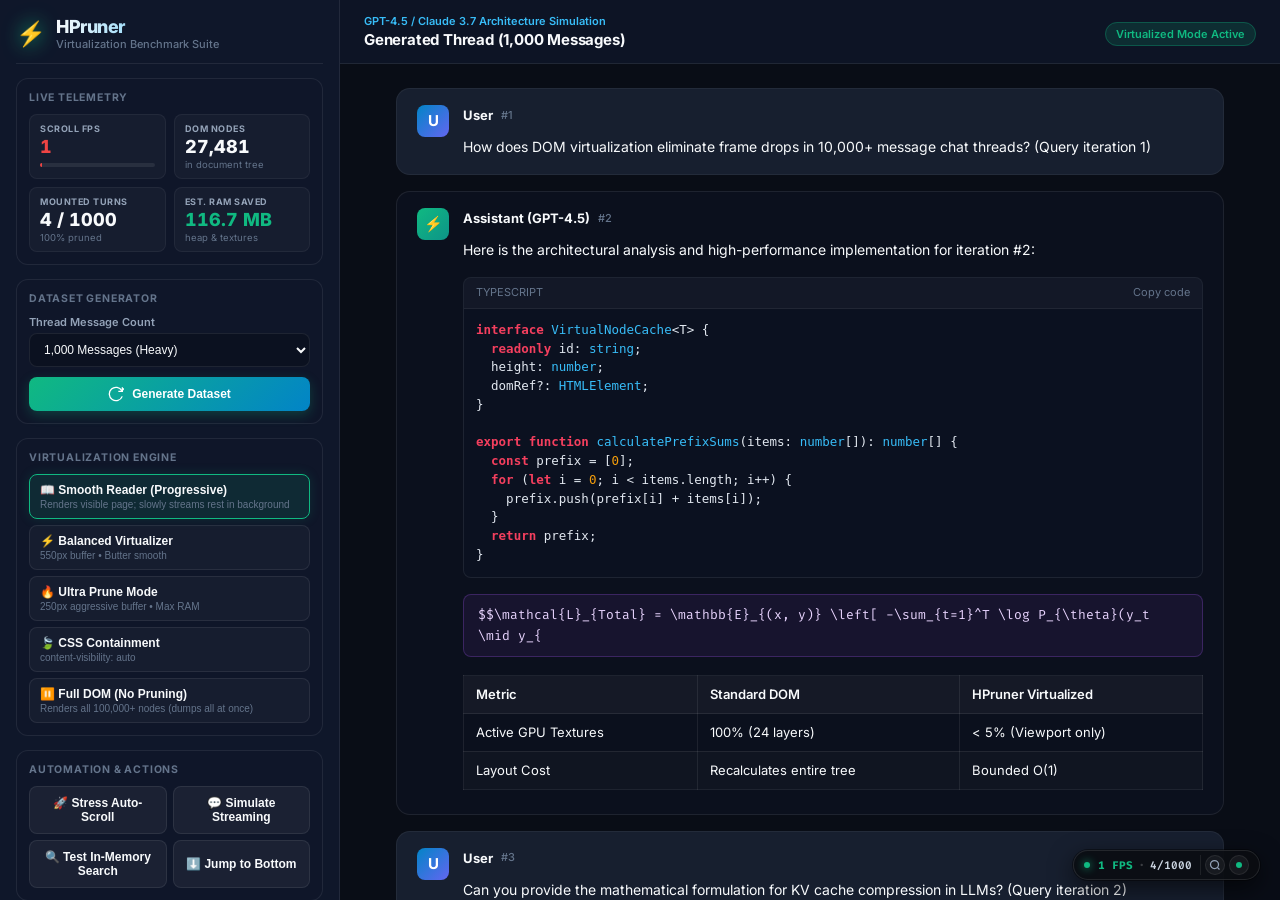
<file: demo/index.html>
<!DOCTYPE html>
<html lang="en">
<head>
  <meta charset="UTF-8">
  <meta name="viewport" content="width=device-width, initial-scale=1.0">
  <title>HPruner - 10,000 Message DOM Virtualization Benchmark & Test Harness</title>
  <link rel="stylesheet" href="../content/hpruner.css">
  <link rel="stylesheet" href="demo.css">
  <!-- Fonts & Icons -->
  <link rel="preconnect" href="https://fonts.googleapis.com">
  <link rel="preconnect" href="https://fonts.gstatic.com" crossorigin>
  <link href="https://fonts.googleapis.com/css2?family=Fira+Code:wght@400;500;600&family=Inter:wght@400;500;600;700;800&display=swap" rel="stylesheet">
</head>
<body class="dark-theme">
  <div class="app-layout">
    <!-- Benchmark Sidebar Controls -->
    <aside class="sidebar">
      <div class="sidebar-header">
        <div class="sidebar-logo">
          <span class="bolt">⚡</span>
          <div>
            <h1>HPruner</h1>
            <p>Virtualization Benchmark Suite</p>
          </div>
        </div>
      </div>

      <!-- Live Performance Telemetry -->
      <div class="panel telemetry-panel">
        <div class="panel-title">LIVE TELEMETRY</div>
        
        <div class="telemetry-grid">
          <div class="telemetry-box">
            <span class="telemetry-label">SCROLL FPS</span>
            <span class="telemetry-value fps-val" id="live-fps">60</span>
            <div class="fps-bar"><div class="fps-bar-fill" id="fps-meter-fill" style="width: 100%;"></div></div>
          </div>
          <div class="telemetry-box">
            <span class="telemetry-label">DOM NODES</span>
            <span class="telemetry-value" id="live-dom-nodes">0</span>
            <span class="telemetry-sub" id="live-dom-sub">in document tree</span>
          </div>
          <div class="telemetry-box">
            <span class="telemetry-label">MOUNTED TURNS</span>
            <span class="telemetry-value" id="live-mounted-turns">0 / 0</span>
            <span class="telemetry-sub" id="live-pruned-pct">0% pruned</span>
          </div>
          <div class="telemetry-box">
            <span class="telemetry-label">EST. RAM SAVED</span>
            <span class="telemetry-value highlight-green" id="live-ram-saved">0.0 MB</span>
            <span class="telemetry-sub">heap & textures</span>
          </div>
        </div>
      </div>

      <!-- Generation Controls -->
      <div class="panel">
        <div class="panel-title">DATASET GENERATOR</div>
        <div class="form-group">
          <label for="msg-count-select">Thread Message Count</label>
          <select id="msg-count-select" class="custom-select">
            <option value="50">50 Messages (Small)</option>
            <option value="250">250 Messages (Medium)</option>
            <option value="1000" selected>1,000 Messages (Heavy)</option>
            <option value="3000">3,000 Messages (Extreme)</option>
            <option value="10000">10,000 Messages (Browser Meltdown test)</option>
          </select>
        </div>
        <button id="btn-generate" class="btn btn-accent">
          <svg viewBox="0 0 24 24" width="16" height="16" fill="none" stroke="currentColor" stroke-width="2"><path d="M21.5 2v6h-6M21.34 15.57a10 10 0 1 1-.57-8.38l5.67-5.67"/></svg>
          Generate Dataset
        </button>
      </div>

      <!-- Engine Mode Controls -->
      <div class="panel">
        <div class="panel-title">VIRTUALIZATION ENGINE</div>
        <div class="engine-toggle-group">
          <button class="engine-btn active" data-mode="progressive" id="mode-progressive-btn">
            <span class="btn-head">📖 Smooth Reader (Progressive)</span>
            <span class="btn-sub">Renders visible page; slowly streams rest in background</span>
          </button>
          <button class="engine-btn" data-mode="balanced" id="mode-virtual-btn">
            <span class="btn-head">⚡ Balanced Virtualizer</span>
            <span class="btn-sub">550px buffer • Butter smooth</span>
          </button>
          <button class="engine-btn" data-mode="ultra" id="mode-ultra-btn">
            <span class="btn-head">🔥 Ultra Prune Mode</span>
            <span class="btn-sub">250px aggressive buffer • Max RAM</span>
          </button>
          <button class="engine-btn" data-mode="eco" id="mode-eco-btn">
            <span class="btn-head">🍃 CSS Containment</span>
            <span class="btn-sub">content-visibility: auto</span>
          </button>
          <button class="engine-btn" data-mode="off" id="mode-off-btn">
            <span class="btn-head">⏸️ Full DOM (No Pruning)</span>
            <span class="btn-sub">Renders all 100,000+ nodes (dumps all at once)</span>
          </button>
        </div>
      </div>

      <!-- Stress Testing & Tools -->
      <div class="panel">
        <div class="panel-title">AUTOMATION & ACTIONS</div>
        <div class="action-grid">
          <button id="btn-stress-scroll" class="btn btn-secondary">
            <span>🚀 Stress Auto-Scroll</span>
          </button>
          <button id="btn-simulate-stream" class="btn btn-secondary">
            <span>💬 Simulate Streaming</span>
          </button>
          <button id="btn-trigger-search" class="btn btn-secondary">
            <span>🔍 Test In-Memory Search</span>
          </button>
          <button id="btn-scroll-bottom" class="btn btn-secondary">
            <span>⬇️ Jump to Bottom</span>
          </button>
        </div>
      </div>

      <!-- Footer Info -->
      <div class="sidebar-footer">
        <p>HPruner Engine Benchmark v1.0</p>
        <p>Tests variable height rendering, codeblocks, tables & scroll anchoring.</p>
      </div>
    </aside>

    <!-- Main Chat Simulation Viewport -->
    <main class="chat-viewport">
      <header class="chat-topbar">
        <div class="chat-title-group">
          <span class="chat-model-tag">GPT-4.5 / Claude 3.7 Architecture Simulation</span>
          <h2 id="chat-thread-title">Large Code & Math Thread (1,000 Turns)</h2>
        </div>
        <div class="chat-actions">
          <span class="badge" id="viewport-status">Virtualized Mode Active</span>
        </div>
      </header>

      <!-- Scrollable Chat Container -->
      <div class="chat-scroll-container" id="chat-scroll-container">
        <div class="chat-content-inner" id="chat-content-inner">
          <!-- Dynamically populated chat turns -->
        </div>
      </div>
    </main>
  </div>

  <!-- Scripts -->
  <script src="../content/virtualizer.js"></script>
  <script src="../content/search.js"></script>
  <script src="../content/hud.js"></script>
  <script src="demo.js"></script>
</body>
</html>
</file>
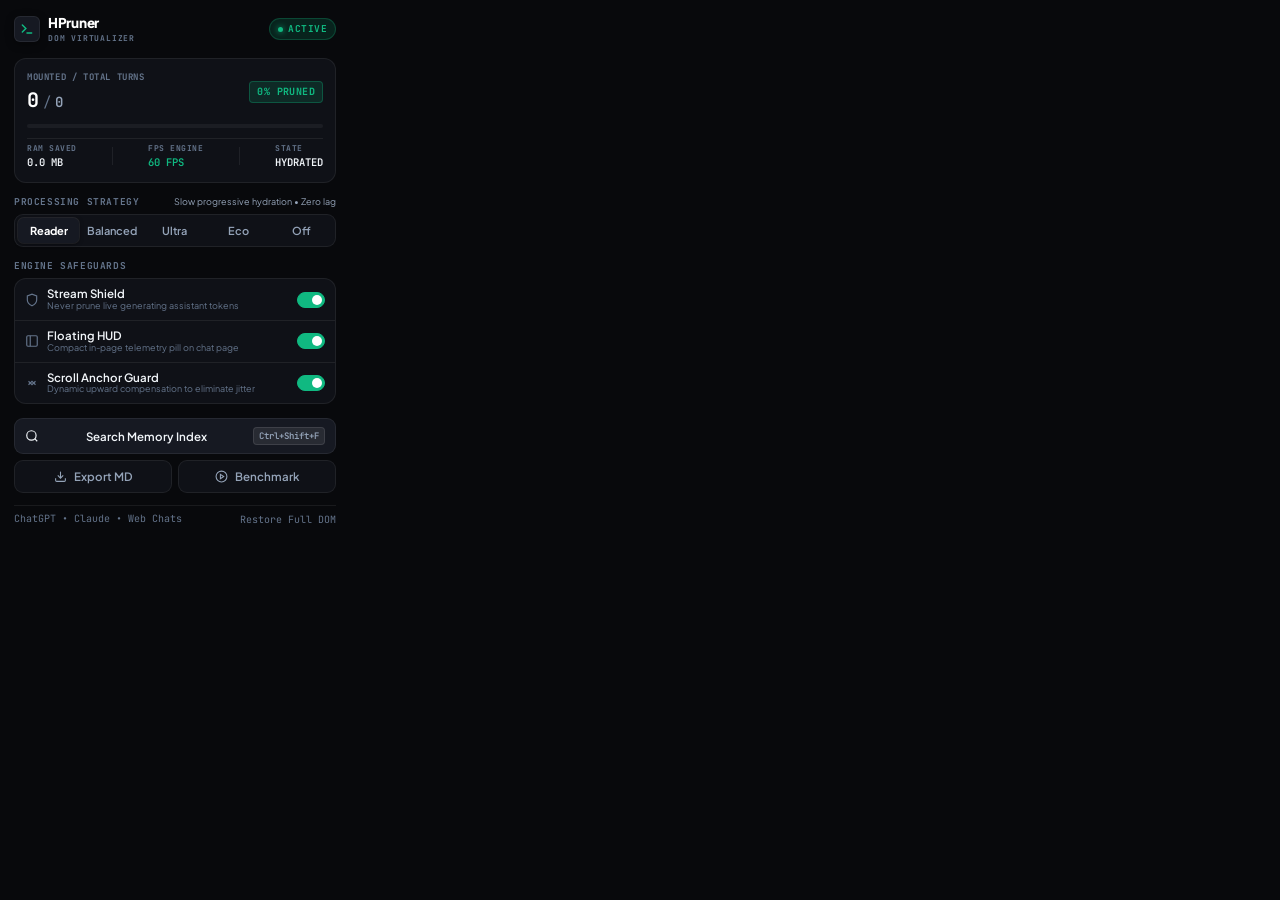
<file: popup/popup.html>
<!DOCTYPE html>
<html lang="en">
<head>
  <meta charset="UTF-8">
  <meta name="viewport" content="width=device-width, initial-scale=1.0">
  <title>HPruner</title>
  <link rel="stylesheet" href="popup.css">
  <link rel="preconnect" href="https://fonts.googleapis.com">
  <link rel="preconnect" href="https://fonts.gstatic.com" crossorigin>
  <link href="https://fonts.googleapis.com/css2?family=JetBrains+Mono:wght@400;500;600;700&family=Plus+Jakarta+Sans:wght@400;500;600;700;800&display=swap" rel="stylesheet">
</head>
<body>
  <div class="app-window">
    <!-- Top Navigation Bar -->
    <header class="app-header">
      <div class="brand">
        <div class="brand-monogram">
          <svg viewBox="0 0 24 24" width="14" height="14" fill="none" stroke="currentColor" stroke-width="2.5" stroke-linecap="round">
            <polyline points="4 17 10 11 4 5"></polyline>
            <line x1="12" y1="19" x2="20" y2="19"></line>
          </svg>
        </div>
        <div class="brand-meta">
          <span class="brand-title">HPruner</span>
          <span class="brand-sub">DOM VIRTUALIZER</span>
        </div>
      </div>
      
      <div class="header-status" id="global-status-pill">
        <span class="status-beacon"></span>
        <span class="status-label">ACTIVE</span>
      </div>
    </header>

    <!-- Main Telemetry Dashboard -->
    <section class="telemetry-deck">
      <div class="telemetry-top">
        <div class="telemetry-stat">
          <span class="stat-caption">MOUNTED / TOTAL TURNS</span>
          <div class="stat-figure">
            <span class="val-active" id="stat-rendered">0</span>
            <span class="val-sep">/</span>
            <span class="val-total" id="stat-total">0</span>
          </div>
        </div>
        <div class="telemetry-badge" id="pruned-pct">0% PRUNED</div>
      </div>

      <!-- Meter Track -->
      <div class="meter-track">
        <div class="meter-fill" id="stat-progress-bar" style="width: 0%;"></div>
      </div>

      <!-- Compact Specs Strip -->
      <div class="specs-strip">
        <div class="spec-item">
          <span class="spec-label">RAM SAVED</span>
          <span class="spec-value mono" id="stat-ram">0.0 MB</span>
        </div>
        <div class="spec-divider"></div>
        <div class="spec-item">
          <span class="spec-label">FPS ENGINE</span>
          <span class="spec-value mono highlight" id="stat-fps">60 FPS</span>
        </div>
        <div class="spec-divider"></div>
        <div class="spec-item">
          <span class="spec-label">STATE</span>
          <span class="spec-value mono" id="stat-engine-state">HYDRATED</span>
        </div>
      </div>
    </section>

    <!-- Tactile Mode Segmented Switcher -->
    <section class="section-group">
      <div class="section-label-bar">
        <span class="section-title">PROCESSING STRATEGY</span>
        <span class="section-hint" id="mode-desc-hint">Slow progressive hydration • Zero lag</span>
      </div>

      <div class="segmented-control" id="mode-selector">
        <button class="segment-btn active" data-mode="progressive" title="Progressive lazy reader">
          <span>Reader</span>
        </button>
        <button class="segment-btn" data-mode="balanced" title="Balanced 550px overscan">
          <span>Balanced</span>
        </button>
        <button class="segment-btn" data-mode="ultra" title="Ultra aggressive 250px buffer">
          <span>Ultra</span>
        </button>
        <button class="segment-btn" data-mode="eco" title="CSS Hardware containment">
          <span>Eco</span>
        </button>
        <button class="segment-btn" data-mode="off" title="Pass-through full DOM">
          <span>Off</span>
        </button>
      </div>
    </section>

    <!-- Hardware Controls & Toggles -->
    <section class="section-group">
      <div class="section-label-bar">
        <span class="section-title">ENGINE SAFEGUARDS</span>
      </div>

      <div class="controls-card">
        <div class="control-row">
          <div class="control-meta">
            <svg viewBox="0 0 24 24" width="14" height="14" fill="none" stroke="currentColor" stroke-width="2"><path d="M12 22s8-4 8-10V5l-8-3-8 3v7c0 6 8 10 8 10z"/></svg>
            <div>
              <div class="control-name">Stream Shield</div>
              <div class="control-desc">Never prune live generating assistant tokens</div>
            </div>
          </div>
          <label class="switch-toggle">
            <input type="checkbox" id="chk-streaming" checked>
            <span class="toggle-slider"></span>
          </label>
        </div>

        <div class="control-row">
          <div class="control-meta">
            <svg viewBox="0 0 24 24" width="14" height="14" fill="none" stroke="currentColor" stroke-width="2"><rect x="3" y="3" width="18" height="18" rx="2"/><path d="M9 3v18"/></svg>
            <div>
              <div class="control-name">Floating HUD</div>
              <div class="control-desc">Compact in-page telemetry pill on chat page</div>
            </div>
          </div>
          <label class="switch-toggle">
            <input type="checkbox" id="chk-hud" checked>
            <span class="toggle-slider"></span>
          </label>
        </div>

        <div class="control-row">
          <div class="control-meta">
            <svg viewBox="0 0 24 24" width="14" height="14" fill="none" stroke="currentColor" stroke-width="2"><polyline points="18 15 12 9 6 15"/><polyline points="6 9 12 15 18 9"/></svg>
            <div>
              <div class="control-name">Scroll Anchor Guard</div>
              <div class="control-desc">Dynamic upward compensation to eliminate jitter</div>
            </div>
          </div>
          <label class="switch-toggle">
            <input type="checkbox" id="chk-scroll-fix" checked>
            <span class="toggle-slider"></span>
          </label>
        </div>
      </div>
    </section>

    <!-- Command Actions -->
    <section class="actions-group">
      <button class="cmd-btn cmd-primary" id="btn-open-search">
        <svg viewBox="0 0 24 24" width="14" height="14" fill="none" stroke="currentColor" stroke-width="2"><circle cx="11" cy="11" r="8"/><line x1="21" y1="21" x2="16.65" y2="16.65"/></svg>
        <span class="cmd-text">Search Memory Index</span>
        <kbd class="cmd-kbd">Ctrl+Shift+F</kbd>
      </button>

      <div class="cmd-grid">
        <button class="cmd-btn cmd-secondary" id="btn-export-md" title="Export Markdown history">
          <svg viewBox="0 0 24 24" width="13" height="13" fill="none" stroke="currentColor" stroke-width="2"><path d="M21 15v4a2 2 0 0 1-2 2H5a2 2 0 0 1-2-2v-4"/><polyline points="7 10 12 15 17 10"/><line x1="12" y1="15" x2="12" y2="3"/></svg>
          <span>Export MD</span>
        </button>

        <button class="cmd-btn cmd-secondary" id="btn-open-demo" title="Open 10,000 message test harness">
          <svg viewBox="0 0 24 24" width="13" height="13" fill="none" stroke="currentColor" stroke-width="2"><circle cx="12" cy="12" r="10"/><polygon points="10 8 16 12 10 16 10 8"/></svg>
          <span>Benchmark</span>
        </button>
      </div>
    </section>

    <!-- Footer -->
    <footer class="app-footer">
      <span class="footer-note">ChatGPT • Claude • Web Chats</span>
      <button class="link-btn" id="btn-restore-all">Restore Full DOM</button>
    </footer>
  </div>

  <script src="popup.js"></script>
</body>
</html>
</file>
<file: content/hpruner.css>
/* content/hpruner.css - Raycast / Obsidian Design System */

/* 1. Ghost Spacers & Placeholders */
.hpruner-pruned-ghost {
  box-sizing: border-box !important;
  width: 100% !important;
  contain: layout paint !important;
  content-visibility: hidden !important;
  overflow: hidden !important;
  background: transparent !important;
  border: none !important;
  margin: 0 !important;
  padding: 0 !important;
  user-select: none !important;
  pointer-events: none !important;
}

/* Progressive smooth reader fade-in */
@keyframes hprunerSmoothFadeIn {
  from { opacity: 0.15; transform: translateY(2px); }
  to { opacity: 1; transform: translateY(0); }
}

.hpruner-smooth-fade {
  animation: hprunerSmoothFadeIn 0.2s cubic-bezier(0.16, 1, 0.3, 1) forwards !important;
}

/* Highlight pulse on search navigation */
@keyframes hprunerPulse {
  0% { box-shadow: 0 0 0 0 rgba(16, 185, 129, 0.7); }
  50% { box-shadow: 0 0 0 8px rgba(16, 185, 129, 0); }
  100% { box-shadow: 0 0 0 0 rgba(16, 185, 129, 0); }
}

.hpruner-highlight-pulse {
  animation: hprunerPulse 1.2s ease-in-out 2 !important;
  outline: 2px solid #10b981 !important;
  outline-offset: 4px !important;
  border-radius: 8px !important;
}

/* 2. Floating In-Page Telemetry Capsule (Minimalist Micro-Badge) */
.hpruner-hud-badge {
  position: fixed !important;
  bottom: 20px !important;
  right: 20px !important;
  z-index: 2147483647 !important;
  font-family: -apple-system, BlinkMacSystemFont, 'Plus Jakarta Sans', 'Inter', sans-serif !important;
  user-select: none !important;
  pointer-events: auto !important;
  display: block !important;
}

.hpruner-hud-badge.dragging {
  cursor: grabbing !important;
  opacity: 0.8 !important;
}

.hpruner-hud-capsule {
  display: inline-flex !important;
  align-items: center !important;
  gap: 8px !important;
  padding: 4px 10px !important;
  background: rgba(11, 13, 18, 0.88) !important;
  backdrop-filter: blur(20px) !important;
  -webkit-backdrop-filter: blur(20px) !important;
  border: 1px solid rgba(255, 255, 255, 0.1) !important;
  border-radius: 30px !important;
  box-shadow: 0 8px 24px rgba(0, 0, 0, 0.6), 0 0 0 1px rgba(0, 0, 0, 0.4) !important;
  color: #f1f5f9 !important;
  cursor: grab !important;
  transition: all 0.2s cubic-bezier(0.16, 1, 0.3, 1) !important;
}

.hpruner-hud-capsule:hover {
  background: rgba(16, 19, 26, 0.95) !important;
  border-color: rgba(255, 255, 255, 0.18) !important;
  box-shadow: 0 12px 30px rgba(0, 0, 0, 0.7), 0 0 15px rgba(16, 185, 129, 0.1) !important;
}

.hpruner-hud-beacon {
  width: 6px !important;
  height: 6px !important;
  border-radius: 50% !important;
  background: #10b981 !important;
  box-shadow: 0 0 8px #10b981 !important;
  flex-shrink: 0 !important;
}

.hpruner-hud-beacon.inactive {
  background: #64748b !important;
  box-shadow: none !important;
}

.hpruner-hud-metrics {
  display: flex !important;
  align-items: center !important;
  gap: 6px !important;
  font-size: 11px !important;
  font-weight: 600 !important;
  color: #cbd5e1 !important;
  font-family: 'JetBrains Mono', 'Fira Code', monospace !important;
}

.hpruner-hud-sep {
  color: rgba(255, 255, 255, 0.2) !important;
  font-size: 9px !important;
}

.hpruner-hud-fps {
  color: #10b981 !important;
  font-weight: 700 !important;
}

.hpruner-hud-actions {
  display: flex !important;
  align-items: center !important;
  gap: 4px !important;
  padding-left: 4px !important;
  border-left: 1px solid rgba(255, 255, 255, 0.08) !important;
}

.hpruner-hud-action-btn {
  background: rgba(255, 255, 255, 0.05) !important;
  border: 1px solid rgba(255, 255, 255, 0.08) !important;
  color: #94a3b8 !important;
  width: 20px !important;
  height: 20px !important;
  border-radius: 50% !important;
  display: flex !important;
  align-items: center !important;
  justify-content: center !important;
  cursor: pointer !important;
  padding: 0 !important;
  transition: all 0.15s ease !important;
}

.hpruner-hud-action-btn:hover {
  background: rgba(255, 255, 255, 0.15) !important;
  color: #ffffff !important;
}

.hpruner-toggle-dot {
  width: 6px !important;
  height: 6px !important;
  border-radius: 50% !important;
}

.hpruner-toggle-dot.active {
  background: #10b981 !important;
}

.hpruner-toggle-dot.inactive {
  background: #ef4444 !important;
}

/* 3. Raycast-Style Spotlight Search Palette */
.hpruner-search-modal {
  position: fixed !important;
  inset: 0 !important;
  z-index: 2147483647 !important;
  display: flex !important;
  align-items: flex-start !important;
  justify-content: center !important;
  padding-top: 100px !important;
  font-family: -apple-system, BlinkMacSystemFont, 'Plus Jakarta Sans', 'Inter', sans-serif !important;
}

.hpruner-search-modal.hpruner-hidden {
  display: none !important;
}

.hpruner-search-backdrop {
  position: absolute !important;
  inset: 0 !important;
  background: rgba(5, 7, 10, 0.75) !important;
  backdrop-filter: blur(12px) !important;
  -webkit-backdrop-filter: blur(12px) !important;
}

.hpruner-search-dialog {
  position: relative !important;
  width: 90% !important;
  max-width: 580px !important;
  max-height: 75vh !important;
  background: #0d0f14 !important;
  border: 1px solid rgba(255, 255, 255, 0.1) !important;
  border-radius: 14px !important;
  box-shadow: 0 30px 60px -12px rgba(0, 0, 0, 0.9), 0 0 0 1px rgba(0, 0, 0, 0.8) !important;
  display: flex !important;
  flex-direction: column !important;
  overflow: hidden !important;
  animation: hprunerSpotlightEnter 0.18s cubic-bezier(0.16, 1, 0.3, 1) !important;
}

@keyframes hprunerSpotlightEnter {
  from { opacity: 0; transform: translateY(-12px) scale(0.98); }
  to { opacity: 1; transform: translateY(0) scale(1); }
}

.hpruner-search-header {
  display: flex !important;
  align-items: center !important;
  justify-content: space-between !important;
  padding: 12px 16px !important;
  border-bottom: 1px solid rgba(255, 255, 255, 0.08) !important;
  gap: 12px !important;
}

.hpruner-search-input-wrapper {
  display: flex !important;
  align-items: center !important;
  gap: 10px !important;
  flex: 1 !important;
}

.hpruner-search-icon {
  color: #64748b !important;
  flex-shrink: 0 !important;
}

#hpruner-search-input {
  width: 100% !important;
  background: transparent !important;
  border: none !important;
  color: #ffffff !important;
  font-size: 14px !important;
  font-weight: 500 !important;
  outline: none !important;
  font-family: inherit !important;
}

#hpruner-search-input::placeholder {
  color: #475569 !important;
}

.hpruner-search-badge {
  font-size: 10px !important;
  font-weight: 600 !important;
  font-family: 'JetBrains Mono', monospace !important;
  color: #94a3b8 !important;
  background: rgba(255, 255, 255, 0.06) !important;
  border: 1px solid rgba(255, 255, 255, 0.08) !important;
  padding: 2px 7px !important;
  border-radius: 4px !important;
  white-space: nowrap !important;
}

.hpruner-search-actions {
  display: flex !important;
  align-items: center !important;
  gap: 4px !important;
}

.hpruner-btn-icon {
  background: transparent !important;
  border: 1px solid transparent !important;
  color: #64748b !important;
  width: 24px !important;
  height: 24px !important;
  border-radius: 5px !important;
  display: flex !important;
  align-items: center !important;
  justify-content: center !important;
  cursor: pointer !important;
  transition: all 0.15s ease !important;
}

.hpruner-btn-icon:hover {
  background: rgba(255, 255, 255, 0.08) !important;
  color: #ffffff !important;
}

.hpruner-search-body {
  flex: 1 !important;
  overflow-y: auto !important;
  max-height: 400px !important;
  padding: 6px !important;
}

.hpruner-search-empty {
  padding: 36px 16px !important;
  text-align: center !important;
  color: #475569 !important;
  font-size: 13px !important;
}

.hpruner-result-item {
  padding: 8px 10px !important;
  border-radius: 6px !important;
  cursor: pointer !important;
  margin-bottom: 3px !important;
  border: 1px solid transparent !important;
  background: transparent !important;
  transition: all 0.12s ease !important;
}

.hpruner-result-item:hover {
  background: rgba(255, 255, 255, 0.04) !important;
}

.hpruner-result-item.hpruner-result-selected {
  background: rgba(255, 255, 255, 0.08) !important;
  border-color: rgba(255, 255, 255, 0.12) !important;
}

.hpruner-result-meta {
  display: flex !important;
  align-items: center !important;
  gap: 8px !important;
  margin-bottom: 3px !important;
}

.hpruner-role-badge {
  font-size: 9.5px !important;
  font-weight: 700 !important;
  font-family: 'JetBrains Mono', monospace !important;
  padding: 1px 6px !important;
  border-radius: 3px !important;
  text-transform: uppercase !important;
}

.hpruner-badge-user {
  background: rgba(56, 189, 248, 0.12) !important;
  color: #38bdf8 !important;
}

.hpruner-badge-assistant {
  background: rgba(16, 185, 129, 0.12) !important;
  color: #10b981 !important;
}

.hpruner-result-turn-num {
  font-size: 10px !important;
  font-family: 'JetBrains Mono', monospace !important;
  color: #64748b !important;
}

.hpruner-result-snippet {
  font-size: 12px !important;
  color: #cbd5e1 !important;
  line-height: 1.4 !important;
}

.hpruner-highlight {
  background: rgba(245, 158, 11, 0.3) !important;
  color: #fbbf24 !important;
  font-weight: 700 !important;
  border-radius: 2px !important;
  padding: 0 2px !important;
}

.hpruner-search-footer {
  display: flex !important;
  align-items: center !important;
  gap: 14px !important;
  padding: 8px 14px !important;
  background: rgba(0, 0, 0, 0.35) !important;
  border-top: 1px solid rgba(255, 255, 255, 0.06) !important;
  font-size: 10.5px !important;
  font-family: 'JetBrains Mono', monospace !important;
  color: #64748b !important;
}

.hpruner-search-footer kbd {
  background: rgba(255, 255, 255, 0.06) !important;
  border: 1px solid rgba(255, 255, 255, 0.1) !important;
  border-radius: 3px !important;
  padding: 1px 4px !important;
  color: #94a3b8 !important;
  font-size: 9.5px !important;
}
</file>
<file: demo/demo.css>
/* demo/demo.css - Benchmark & ChatGPT Simulation Styling */

:root {
  --bg-dark: #0a0e17;
  --bg-sidebar: #0f172a;
  --bg-chat: #090d16;
  --bg-message-user: rgba(30, 41, 59, 0.7);
  --bg-message-assistant: rgba(15, 23, 42, 0.4);
  --border-color: rgba(255, 255, 255, 0.08);
  --border-glow: rgba(56, 189, 248, 0.25);
  --primary: #10b981;
  --accent-cyan: #38bdf8;
  --accent-purple: #a855f7;
  --accent-amber: #f59e0b;
  --text-main: #f8fafc;
  --text-dim: #94a3b8;
  --text-muted: #64748b;
  --code-bg: #0b1120;
}

* {
  box-sizing: border-box;
  margin: 0;
  padding: 0;
}

body.dark-theme {
  background: var(--bg-dark);
  color: var(--text-main);
  font-family: 'Inter', -apple-system, BlinkMacSystemFont, 'Segoe UI', Roboto, sans-serif;
  height: 100vh;
  overflow: hidden;
}

.app-layout {
  display: grid;
  grid-template-columns: 340px 1fr;
  height: 100vh;
  width: 100vw;
}

/* Sidebar */
.sidebar {
  background: var(--bg-sidebar);
  border-right: 1px solid var(--border-color);
  display: flex;
  flex-direction: column;
  gap: 14px;
  padding: 16px;
  overflow-y: auto;
  user-select: none;
}

.sidebar-header {
  padding-bottom: 12px;
  border-bottom: 1px solid var(--border-color);
}

.sidebar-logo {
  display: flex;
  align-items: center;
  gap: 10px;
}

.sidebar-logo .bolt {
  font-size: 24px;
  filter: drop-shadow(0 0 10px #10b981);
}

.sidebar-logo h1 {
  font-size: 18px;
  font-weight: 800;
  letter-spacing: -0.5px;
  background: linear-gradient(90deg, #f8fafc, #38bdf8);
  -webkit-background-clip: text;
  -webkit-text-fill-color: transparent;
}

.sidebar-logo p {
  font-size: 11px;
  color: var(--text-muted);
  font-weight: 500;
}

.panel {
  background: rgba(15, 23, 42, 0.6);
  border: 1px solid var(--border-color);
  border-radius: 12px;
  padding: 12px;
  display: flex;
  flex-direction: column;
  gap: 10px;
}

.panel-title {
  font-size: 10.5px;
  font-weight: 700;
  letter-spacing: 0.8px;
  color: var(--text-muted);
}

/* Telemetry Grid */
.telemetry-grid {
  display: grid;
  grid-template-columns: 1fr 1fr;
  gap: 8px;
}

.telemetry-box {
  background: rgba(255, 255, 255, 0.03);
  border: 1px solid rgba(255, 255, 255, 0.05);
  border-radius: 8px;
  padding: 8px 10px;
  display: flex;
  flex-direction: column;
  gap: 2px;
}

.telemetry-label {
  font-size: 9px;
  font-weight: 700;
  letter-spacing: 0.5px;
  color: var(--text-dim);
}

.telemetry-value {
  font-size: 18px;
  font-weight: 800;
  font-feature-settings: 'tnum';
  color: var(--text-main);
}

.telemetry-value.fps-val {
  color: var(--primary);
}

.telemetry-value.highlight-green {
  color: var(--primary);
}

.telemetry-sub {
  font-size: 9.5px;
  color: var(--text-muted);
}

.fps-bar {
  width: 100%;
  height: 4px;
  background: rgba(255, 255, 255, 0.08);
  border-radius: 2px;
  margin-top: 4px;
  overflow: hidden;
}

.fps-bar-fill {
  height: 100%;
  background: var(--primary);
  transition: width 0.2s ease, background-color 0.2s ease;
}

/* Form inputs & Buttons */
.form-group {
  display: flex;
  flex-direction: column;
  gap: 4px;
}

.form-group label {
  font-size: 11px;
  font-weight: 600;
  color: var(--text-dim);
}

.custom-select {
  background: #0b1120;
  border: 1px solid var(--border-color);
  color: var(--text-main);
  padding: 8px 10px;
  border-radius: 8px;
  font-size: 12px;
  outline: none;
  cursor: pointer;
}

.btn {
  display: inline-flex;
  align-items: center;
  justify-content: center;
  gap: 8px;
  padding: 9px 12px;
  border-radius: 8px;
  font-size: 12px;
  font-weight: 600;
  cursor: pointer;
  border: none;
  transition: all 0.15s ease;
}

.btn-accent {
  background: linear-gradient(135deg, #10b981, #0284c7);
  color: #fff;
  box-shadow: 0 4px 12px rgba(16, 185, 129, 0.25);
}

.btn-accent:hover {
  filter: brightness(1.1);
  transform: translateY(-1px);
}

.btn-secondary {
  background: rgba(255, 255, 255, 0.05);
  border: 1px solid var(--border-color);
  color: var(--text-main);
}

.btn-secondary:hover {
  background: rgba(255, 255, 255, 0.1);
  border-color: rgba(255, 255, 255, 0.15);
}

/* Engine Mode Toggle Group */
.engine-toggle-group {
  display: flex;
  flex-direction: column;
  gap: 6px;
}

.engine-btn {
  background: rgba(255, 255, 255, 0.03);
  border: 1px solid var(--border-color);
  border-radius: 8px;
  padding: 8px 10px;
  text-align: left;
  cursor: pointer;
  display: flex;
  flex-direction: column;
  gap: 2px;
  transition: all 0.15s ease;
}

.engine-btn:hover {
  background: rgba(255, 255, 255, 0.07);
}

.engine-btn.active {
  background: rgba(16, 185, 129, 0.12);
  border-color: var(--primary);
  box-shadow: 0 0 12px rgba(16, 185, 129, 0.15);
}

.engine-btn .btn-head {
  font-size: 12px;
  font-weight: 700;
  color: var(--text-main);
}

.engine-btn .btn-sub {
  font-size: 10px;
  color: var(--text-muted);
}

.action-grid {
  display: grid;
  grid-template-columns: 1fr 1fr;
  gap: 6px;
}

.sidebar-footer {
  margin-top: auto;
  padding-top: 12px;
  border-top: 1px solid var(--border-color);
  font-size: 10.5px;
  color: var(--text-muted);
  line-height: 1.4;
}

/* Chat Viewport Area */
.chat-viewport {
  display: flex;
  flex-direction: column;
  height: 100vh;
  background: var(--bg-chat);
  position: relative;
  overflow: hidden;
}

.chat-topbar {
  display: flex;
  align-items: center;
  justify-content: space-between;
  padding: 14px 24px;
  background: rgba(15, 23, 42, 0.8);
  backdrop-filter: blur(12px);
  border-bottom: 1px solid var(--border-color);
  z-index: 10;
}

.chat-title-group {
  display: flex;
  flex-direction: column;
  gap: 2px;
}

.chat-model-tag {
  font-size: 11px;
  font-weight: 600;
  color: var(--accent-cyan);
}

.chat-title-group h2 {
  font-size: 15px;
  font-weight: 700;
  letter-spacing: -0.2px;
}

.badge {
  font-size: 11px;
  font-weight: 600;
  padding: 4px 10px;
  border-radius: 20px;
  background: rgba(16, 185, 129, 0.15);
  border: 1px solid rgba(16, 185, 129, 0.3);
  color: var(--primary);
}

/* Scroll Container */
.chat-scroll-container {
  flex: 1;
  overflow-y: auto;
  scroll-behavior: auto;
  position: relative;
}

.chat-content-inner {
  max-width: 860px;
  margin: 0 auto;
  padding: 24px 16px 120px 16px;
  display: flex;
  flex-direction: column;
  gap: 16px;
}

/* Chat Message Turns */
.chat-message-turn {
  display: flex;
  gap: 14px;
  padding: 16px 20px;
  border-radius: 14px;
  transition: background 0.15s ease;
  line-height: 1.6;
  font-size: 14px;
}

.chat-message-turn.user-turn {
  background: var(--bg-message-user);
  border: 1px solid rgba(255, 255, 255, 0.05);
}

.chat-message-turn.assistant-turn {
  background: var(--bg-message-assistant);
  border: 1px solid var(--border-color);
}

.turn-avatar {
  width: 32px;
  height: 32px;
  border-radius: 8px;
  display: flex;
  align-items: center;
  justify-content: center;
  font-size: 15px;
  flex-shrink: 0;
  font-weight: 700;
}

.user-turn .turn-avatar {
  background: linear-gradient(135deg, #0284c7, #6366f1);
  color: #fff;
}

.assistant-turn .turn-avatar {
  background: linear-gradient(135deg, #10b981, #0d9488);
  color: #fff;
}

.turn-body {
  flex: 1;
  display: flex;
  flex-direction: column;
  gap: 10px;
  min-width: 0;
}

.turn-author {
  font-size: 13px;
  font-weight: 700;
  display: flex;
  align-items: center;
  gap: 8px;
}

.turn-index-tag {
  font-size: 11px;
  font-weight: 500;
  color: var(--text-muted);
}

/* Rich Message Contents */
.code-block {
  background: var(--code-bg);
  border: 1px solid rgba(255, 255, 255, 0.08);
  border-radius: 8px;
  overflow: hidden;
  margin: 6px 0;
}

.code-header {
  display: flex;
  justify-content: space-between;
  align-items: center;
  background: rgba(255, 255, 255, 0.03);
  padding: 6px 12px;
  font-size: 11px;
  color: var(--text-muted);
  border-bottom: 1px solid rgba(255, 255, 255, 0.06);
}

.code-block pre {
  padding: 12px;
  overflow-x: auto;
  font-family: 'Fira Code', monospace;
  font-size: 12.5px;
  line-height: 1.5;
  color: #e2e8f0;
}

.syn-keyword { color: #f43f5e; font-weight: 600; }
.syn-fn { color: #38bdf8; }
.syn-string { color: #a3e635; }
.syn-num { color: #f59e0b; }
.syn-comment { color: #64748b; font-style: italic; }

/* Markdown Table */
.rich-table {
  width: 100%;
  border-collapse: collapse;
  margin: 8px 0;
  font-size: 13px;
}

.rich-table th, .rich-table td {
  padding: 8px 12px;
  border: 1px solid rgba(255, 255, 255, 0.08);
  text-align: left;
}

.rich-table th {
  background: rgba(255, 255, 255, 0.04);
  color: var(--text-main);
  font-weight: 600;
}

.rich-table tr:nth-child(even) {
  background: rgba(255, 255, 255, 0.02);
}

/* Math formula box */
.math-card {
  padding: 10px 14px;
  background: rgba(168, 85, 247, 0.08);
  border: 1px solid rgba(168, 85, 247, 0.25);
  border-radius: 8px;
  font-family: 'Fira Code', monospace;
  font-size: 13px;
  color: #e9d5ff;
  display: flex;
  align-items: center;
  gap: 10px;
}

/* Streaming indicator */
.streaming-pulse {
  display: inline-block;
  width: 8px;
  height: 14px;
  background: var(--primary);
  margin-left: 4px;
  animation: blinkCursor 0.8s infinite;
  vertical-align: middle;
}

@keyframes blinkCursor {
  0%, 100% { opacity: 1; }
  50% { opacity: 0; }
}
</file>
<file: popup/popup.css>
/* popup/popup.css - Precision Obsidian Dark Design System (Linear / Raycast Inspired) */

:root {
  --bg-app: #08090c;
  --bg-surface: #0f1117;
  --bg-surface-elevated: #161922;
  --bg-surface-hover: #1c202c;
  
  --border-subtle: rgba(255, 255, 255, 0.07);
  --border-focus: rgba(56, 189, 248, 0.35);
  --border-active: rgba(16, 185, 129, 0.4);
  
  --emerald: #10b981;
  --emerald-dim: rgba(16, 185, 129, 0.15);
  --cyan: #38bdf8;
  --amber: #f59e0b;
  --red: #ef4444;
  
  --text-pure: #ffffff;
  --text-high: #f1f5f9;
  --text-mid: #94a3b8;
  --text-low: #64748b;
  --text-disabled: #475569;
  
  --font-sans: 'Plus Jakarta Sans', -apple-system, BlinkMacSystemFont, 'Segoe UI', Roboto, sans-serif;
  --font-mono: 'JetBrains Mono', 'Fira Code', monospace;
  
  --radius-xl: 12px;
  --radius-lg: 9px;
  --radius-md: 6px;
  --radius-sm: 4px;
}

* {
  box-sizing: border-box;
  margin: 0;
  padding: 0;
}

body {
  width: 350px;
  background-color: var(--bg-app);
  color: var(--text-high);
  font-family: var(--font-sans);
  font-size: 12.5px;
  line-height: 1.4;
  overflow-x: hidden;
  user-select: none;
  -webkit-font-smoothing: antialiased;
}

.app-window {
  padding: 14px;
  display: flex;
  flex-direction: column;
  gap: 12px;
}

/* 1. Header */
.app-header {
  display: flex;
  align-items: center;
  justify-content: space-between;
  padding-bottom: 2px;
}

.brand {
  display: flex;
  align-items: center;
  gap: 8px;
}

.brand-monogram {
  width: 26px;
  height: 26px;
  background: var(--bg-surface-elevated);
  border: 1px solid var(--border-subtle);
  border-radius: var(--radius-md);
  display: flex;
  align-items: center;
  justify-content: center;
  color: var(--emerald);
  box-shadow: 0 2px 8px rgba(0, 0, 0, 0.4);
}

.brand-meta {
  display: flex;
  flex-direction: column;
  gap: 0px;
}

.brand-title {
  font-size: 13.5px;
  font-weight: 800;
  letter-spacing: -0.3px;
  color: var(--text-pure);
}

.brand-sub {
  font-size: 8px;
  font-weight: 700;
  letter-spacing: 0.8px;
  color: var(--text-low);
  font-family: var(--font-mono);
}

.header-status {
  display: flex;
  align-items: center;
  gap: 5px;
  padding: 3px 8px;
  background: var(--emerald-dim);
  border: 1px solid rgba(16, 185, 129, 0.25);
  border-radius: 20px;
}

.status-beacon {
  width: 5px;
  height: 5px;
  border-radius: 50%;
  background: var(--emerald);
  box-shadow: 0 0 6px var(--emerald);
}

.status-label {
  font-size: 9.5px;
  font-weight: 700;
  font-family: var(--font-mono);
  color: var(--emerald);
  letter-spacing: 0.5px;
}

.header-status.inactive {
  background: rgba(100, 116, 139, 0.1);
  border-color: rgba(100, 116, 139, 0.2);
}
.header-status.inactive .status-beacon {
  background: var(--text-low);
  box-shadow: none;
}
.header-status.inactive .status-label {
  color: var(--text-low);
}

/* 2. Telemetry Deck */
.telemetry-deck {
  background: var(--bg-surface);
  border: 1px solid var(--border-subtle);
  border-radius: var(--radius-xl);
  padding: 12px;
  display: flex;
  flex-direction: column;
  gap: 10px;
}

.telemetry-top {
  display: flex;
  align-items: center;
  justify-content: space-between;
}

.telemetry-stat {
  display: flex;
  flex-direction: column;
  gap: 2px;
}

.stat-caption {
  font-size: 9px;
  font-weight: 700;
  letter-spacing: 0.6px;
  color: var(--text-low);
  font-family: var(--font-mono);
}

.stat-figure {
  display: flex;
  align-items: baseline;
  gap: 4px;
  font-family: var(--font-mono);
}

.val-active {
  font-size: 20px;
  font-weight: 700;
  color: var(--text-pure);
}

.val-sep {
  font-size: 14px;
  color: var(--text-low);
}

.val-total {
  font-size: 14px;
  font-weight: 600;
  color: var(--text-mid);
}

.telemetry-badge {
  font-size: 10px;
  font-weight: 700;
  font-family: var(--font-mono);
  color: var(--emerald);
  background: var(--emerald-dim);
  border: 1px solid rgba(16, 185, 129, 0.3);
  padding: 3px 7px;
  border-radius: var(--radius-sm);
  letter-spacing: 0.4px;
}

.meter-track {
  width: 100%;
  height: 4px;
  background: rgba(255, 255, 255, 0.05);
  border-radius: 2px;
  overflow: hidden;
}

.meter-fill {
  height: 100%;
  background: linear-gradient(90deg, #10b981, #38bdf8);
  border-radius: 2px;
  transition: width 0.3s ease;
}

.specs-strip {
  display: flex;
  align-items: center;
  justify-content: space-between;
  padding-top: 4px;
  border-top: 1px solid var(--border-subtle);
}

.spec-item {
  display: flex;
  flex-direction: column;
  gap: 1px;
}

.spec-label {
  font-size: 8px;
  font-weight: 700;
  color: var(--text-low);
  letter-spacing: 0.5px;
  font-family: var(--font-mono);
}

.spec-value {
  font-size: 11px;
  font-weight: 600;
  color: var(--text-high);
}

.spec-value.mono {
  font-family: var(--font-mono);
  font-size: 10.5px;
}

.spec-value.highlight {
  color: var(--emerald);
}

.spec-divider {
  width: 1px;
  height: 18px;
  background: var(--border-subtle);
}

/* 3. Section Groups & Segmented Control */
.section-group {
  display: flex;
  flex-direction: column;
  gap: 6px;
}

.section-label-bar {
  display: flex;
  align-items: baseline;
  justify-content: space-between;
}

.section-title {
  font-size: 9.5px;
  font-weight: 700;
  letter-spacing: 0.6px;
  color: var(--text-low);
  font-family: var(--font-mono);
}

.section-hint {
  font-size: 9px;
  color: var(--text-mid);
  white-space: nowrap;
  overflow: hidden;
  text-overflow: ellipsis;
  max-width: 190px;
}

.segmented-control {
  display: grid;
  grid-template-columns: repeat(5, 1fr);
  background: var(--bg-surface);
  border: 1px solid var(--border-subtle);
  border-radius: var(--radius-lg);
  padding: 3px;
  gap: 2px;
}

.segment-btn {
  background: transparent;
  border: none;
  border-radius: var(--radius-md);
  padding: 6px 0;
  color: var(--text-mid);
  font-family: var(--font-sans);
  font-size: 11px;
  font-weight: 600;
  cursor: pointer;
  transition: all 0.15s ease;
  text-align: center;
}

.segment-btn:hover {
  color: var(--text-pure);
  background: rgba(255, 255, 255, 0.04);
}

.segment-btn.active {
  background: var(--bg-surface-elevated);
  color: var(--text-pure);
  box-shadow: 0 1px 4px rgba(0, 0, 0, 0.5), 0 0 0 1px rgba(255, 255, 255, 0.1);
  font-weight: 700;
}

/* 4. Controls Card & Toggles */
.controls-card {
  background: var(--bg-surface);
  border: 1px solid var(--border-subtle);
  border-radius: var(--radius-xl);
  display: flex;
  flex-direction: column;
}

.control-row {
  display: flex;
  align-items: center;
  justify-content: space-between;
  padding: 8px 10px;
  border-bottom: 1px solid var(--border-subtle);
}

.control-row:last-child {
  border-bottom: none;
}

.control-meta {
  display: flex;
  align-items: center;
  gap: 8px;
  color: var(--text-mid);
}

.control-meta svg {
  color: var(--text-low);
  flex-shrink: 0;
}

.control-name {
  font-size: 11.5px;
  font-weight: 600;
  color: var(--text-high);
  line-height: 1.2;
}

.control-desc {
  font-size: 9px;
  color: var(--text-low);
  line-height: 1.2;
}

/* Minimalist Hardware Switch */
.switch-toggle {
  position: relative;
  display: inline-block;
  width: 28px;
  height: 16px;
  flex-shrink: 0;
}

.switch-toggle input {
  opacity: 0;
  width: 0;
  height: 0;
}

.toggle-slider {
  position: absolute;
  cursor: pointer;
  inset: 0;
  background: var(--bg-surface-elevated);
  border: 1px solid rgba(255, 255, 255, 0.1);
  border-radius: 20px;
  transition: 0.15s ease;
}

.toggle-slider:before {
  position: absolute;
  content: "";
  height: 10px;
  width: 10px;
  left: 2px;
  bottom: 2px;
  background-color: var(--text-mid);
  border-radius: 50%;
  transition: 0.15s ease;
}

input:checked + .toggle-slider {
  background: var(--emerald);
  border-color: var(--emerald);
}

input:checked + .toggle-slider:before {
  transform: translateX(12px);
  background-color: #ffffff;
}

/* 5. Commands & Actions */
.actions-group {
  display: flex;
  flex-direction: column;
  gap: 6px;
  margin-top: 2px;
}

.cmd-btn {
  display: flex;
  align-items: center;
  justify-content: center;
  gap: 7px;
  padding: 8px 10px;
  border-radius: var(--radius-lg);
  font-family: var(--font-sans);
  font-size: 11.5px;
  font-weight: 600;
  cursor: pointer;
  border: none;
  transition: all 0.15s ease;
}

.cmd-primary {
  background: var(--bg-surface-elevated);
  border: 1px solid var(--border-subtle);
  color: var(--text-high);
  justify-content: space-between;
}

.cmd-primary:hover {
  background: var(--bg-surface-hover);
  border-color: rgba(255, 255, 255, 0.15);
  color: var(--text-pure);
}

.cmd-kbd {
  font-family: var(--font-mono);
  font-size: 9px;
  font-weight: 600;
  background: rgba(255, 255, 255, 0.08);
  border: 1px solid rgba(255, 255, 255, 0.1);
  color: var(--text-mid);
  padding: 2px 5px;
  border-radius: var(--radius-sm);
}

.cmd-grid {
  display: grid;
  grid-template-columns: 1fr 1fr;
  gap: 6px;
}

.cmd-secondary {
  background: var(--bg-surface);
  border: 1px solid var(--border-subtle);
  color: var(--text-mid);
}

.cmd-secondary:hover {
  background: var(--bg-surface-elevated);
  border-color: rgba(255, 255, 255, 0.15);
  color: var(--text-high);
}

/* 6. Footer */
.app-footer {
  display: flex;
  align-items: center;
  justify-content: space-between;
  padding-top: 6px;
  border-top: 1px solid var(--border-subtle);
  font-size: 10px;
  color: var(--text-low);
  font-family: var(--font-mono);
}

.link-btn {
  background: transparent;
  border: none;
  color: var(--text-low);
  font-family: inherit;
  font-size: 10px;
  cursor: pointer;
  transition: color 0.15s ease;
}

.link-btn:hover {
  color: var(--cyan);
  text-decoration: underline;
}
</file>
